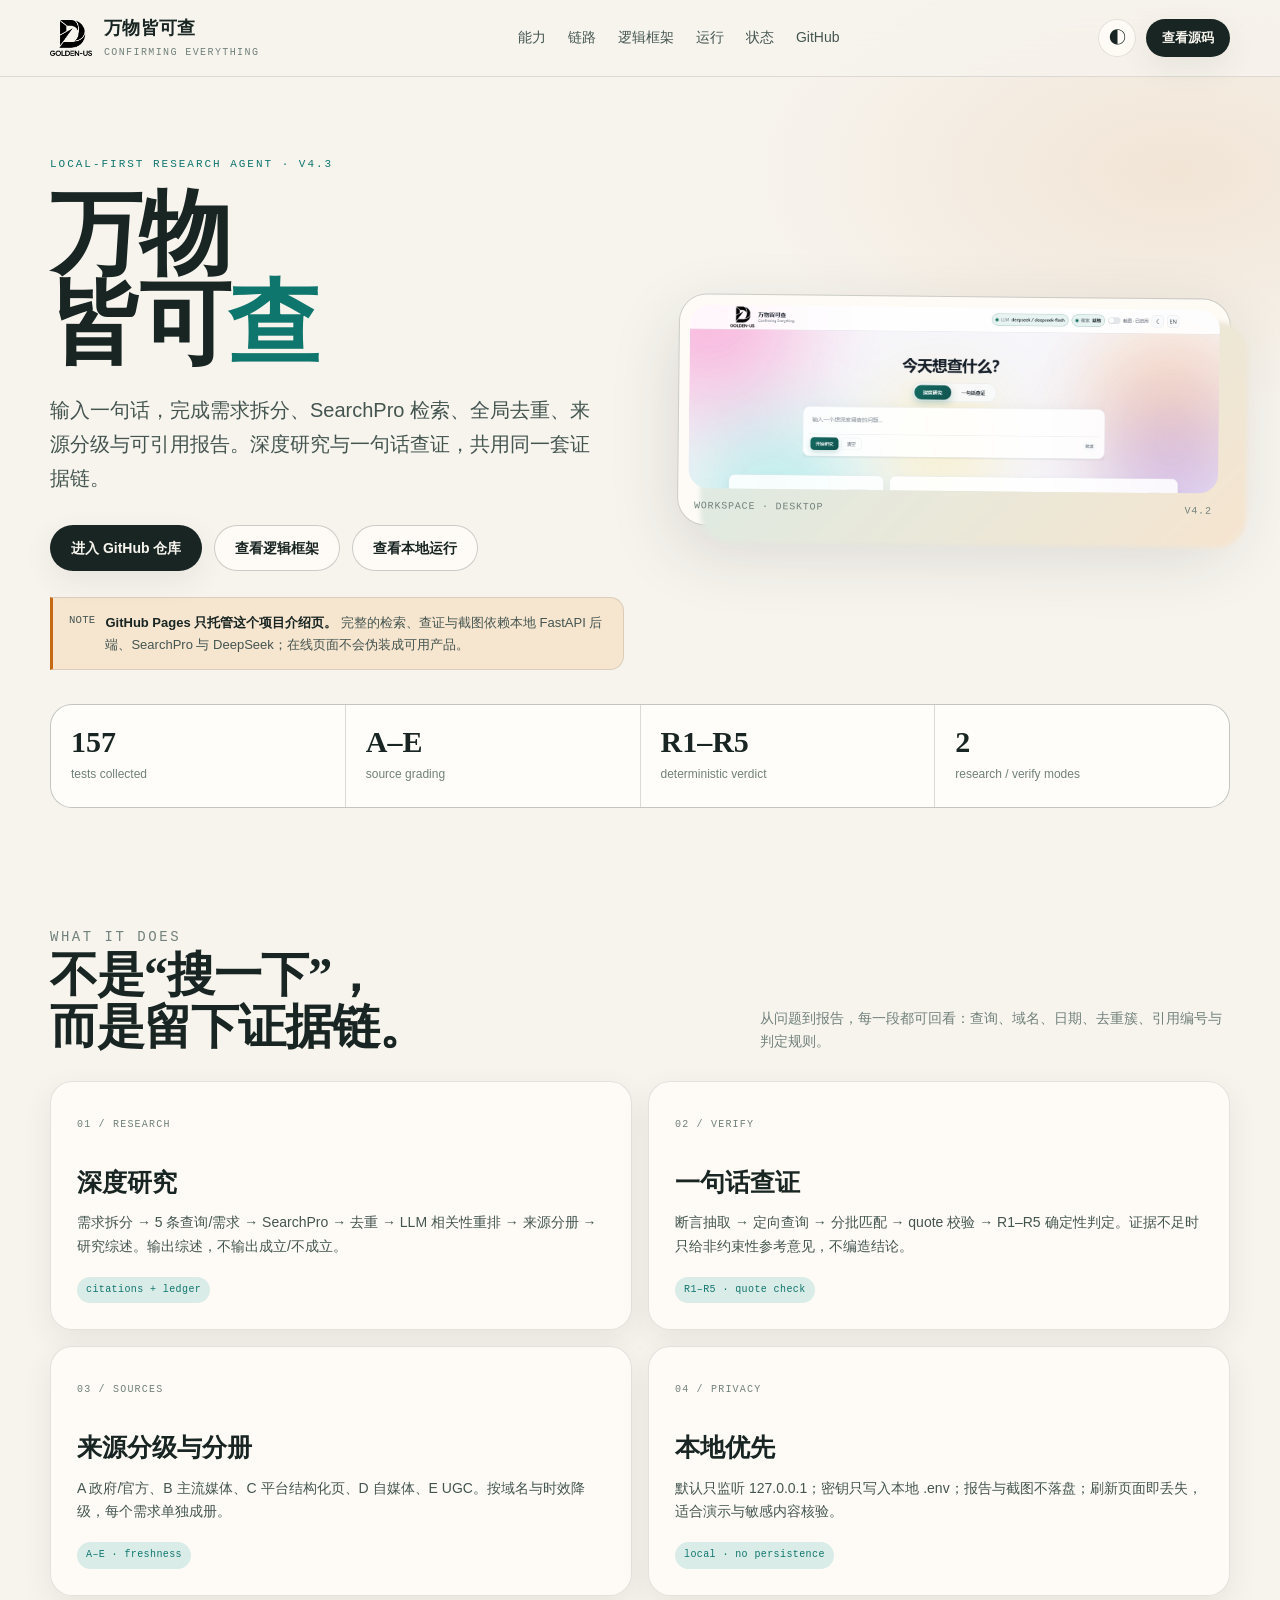
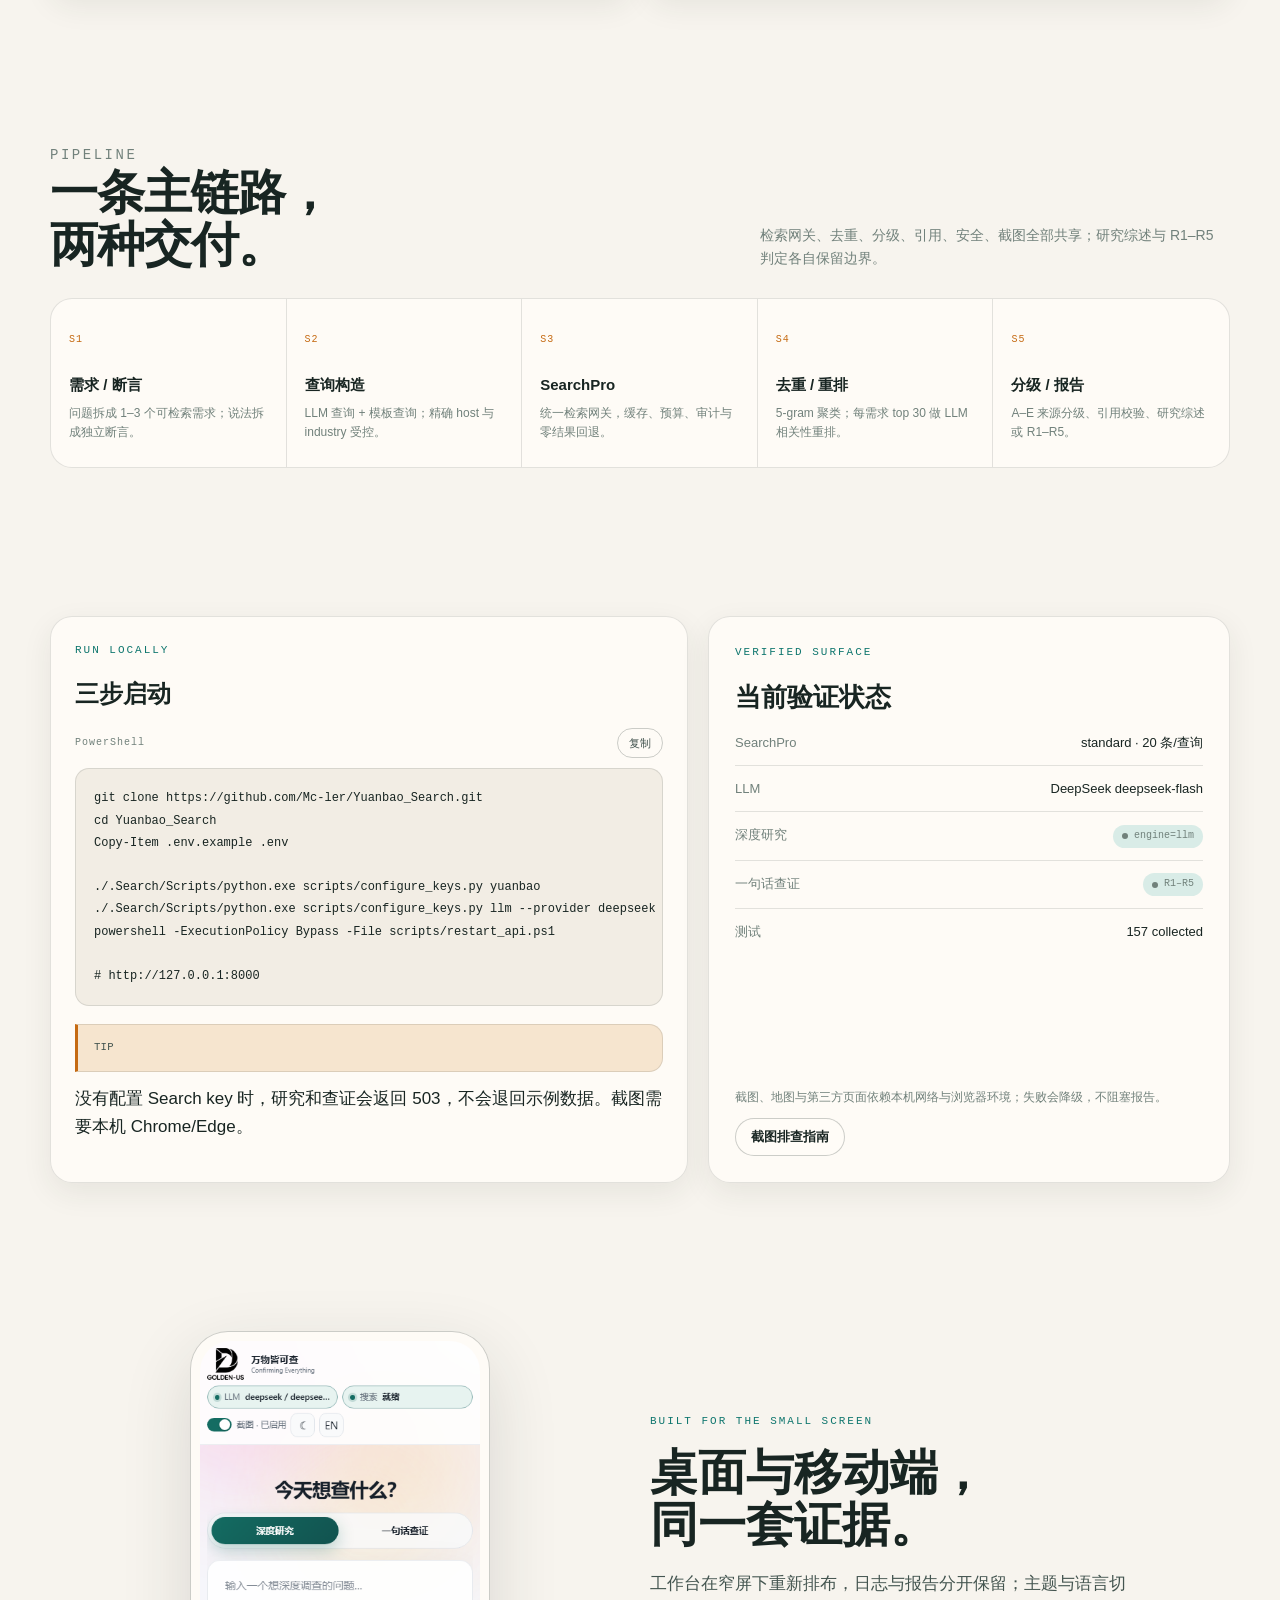
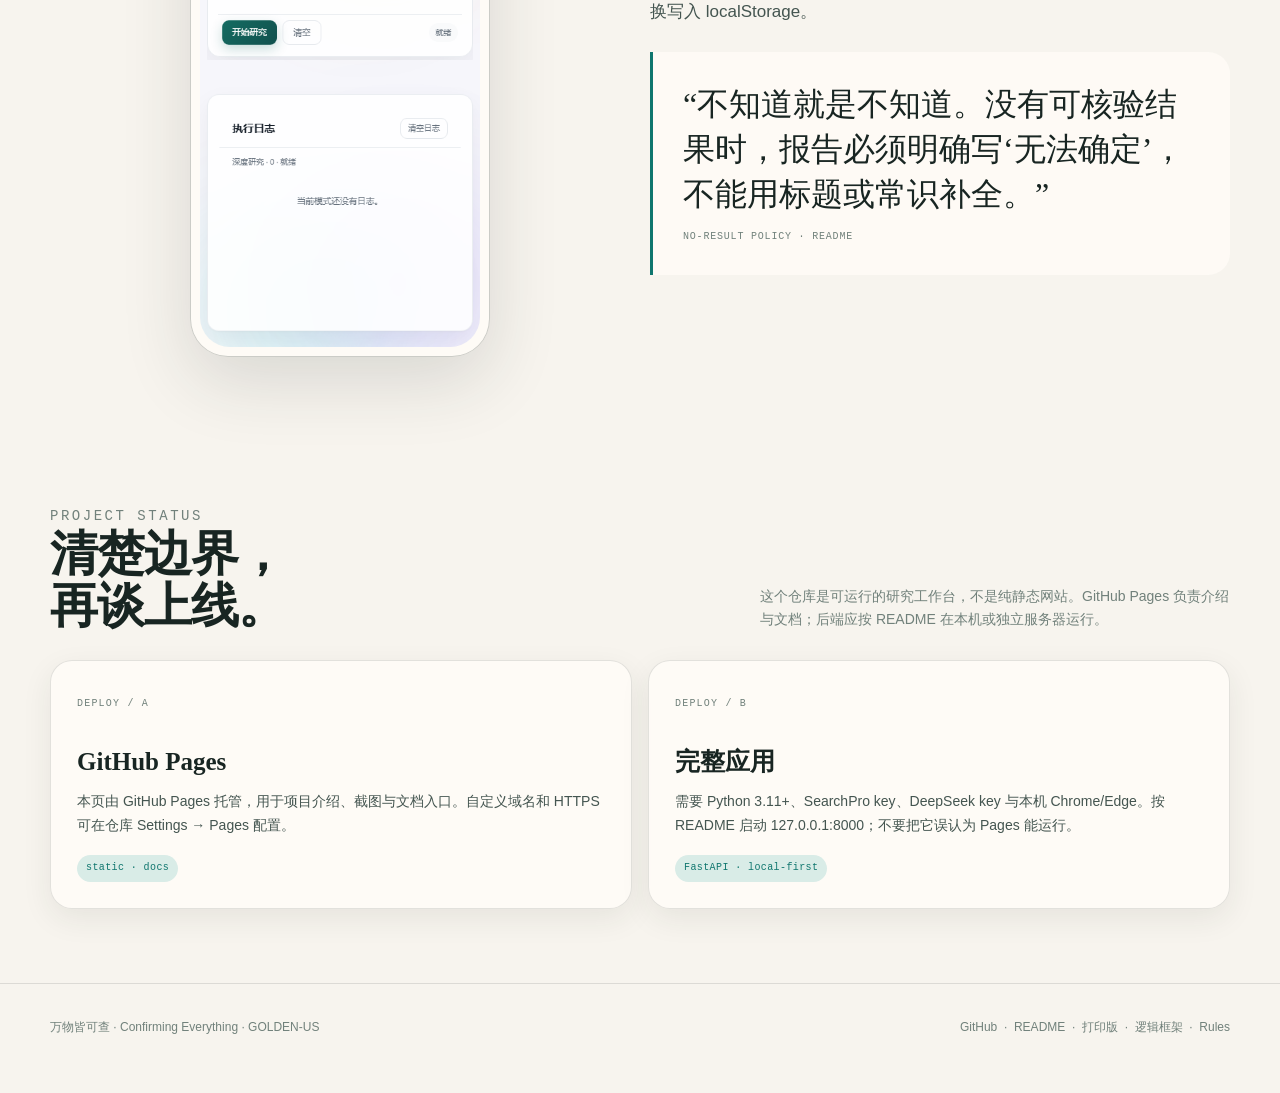
<file: docs/index.html>
<!doctype html>
<html lang="zh-CN" data-theme="light">
<head>
  <meta charset="utf-8">
  <meta name="viewport" content="width=device-width, initial-scale=1">
  <meta name="color-scheme" content="light dark">
  <meta name="theme-color" content="#f7f4ee">
  <title>万物皆可查 · Confirming Everything</title>
  <meta name="description" content="万物皆可查：输入一句话，完成需求拆分、SearchPro 检索、来源分级、去重与可引用报告。深度研究与一句话查证双模式。">
  <meta property="og:title" content="万物皆可查 · Confirming Everything">
  <meta property="og:description" content="本地优先的研究与核验工作台：SearchPro 检索、A–E 来源分级、R1–R5 判定、可引用报告。">
  <meta property="og:type" content="website">
  <meta property="og:url" content="https://mc-ler.github.io/Yuanbao_Search/">
  <meta property="og:image" content="https://mc-ler.github.io/Yuanbao_Search/assets/desktop.png">
  <link rel="canonical" href="https://mc-ler.github.io/Yuanbao_Search/">
  <link rel="icon" type="image/png" href="assets/logo-light.png">
  <style>
    :root {
      --bg: #f7f4ee;
      --bg-deep: #efe9df;
      --surface: rgba(255, 252, 247, .86);
      --surface-solid: #fffdf9;
      --ink: #182522;
      --ink-soft: #445550;
      --muted: #71817b;
      --line: rgba(24, 37, 34, .12);
      --line-strong: rgba(24, 37, 34, .22);
      --teal: #0f766e;
      --teal-soft: #d9ece7;
      --amber: #c56a12;
      --amber-soft: #f6e5cf;
      --shadow: 0 24px 70px rgba(32, 45, 40, .14);
      --shadow-soft: 0 10px 30px rgba(32, 45, 40, .08);
      --radius: 22px;
      --radius-sm: 14px;
      --display: "Iowan Old Style", "Palatino Linotype", "Noto Serif SC", "Songti SC", "STSong", serif;
      --sans: "Aptos", "Segoe UI", "Microsoft YaHei", "PingFang SC", sans-serif;
      --mono: "Cascadia Code", "SFMono-Regular", Consolas, "Liberation Mono", monospace;
    }
    html[data-theme="dark"] {
      --bg: #0b1210;
      --bg-deep: #07100d;
      --surface: rgba(16, 28, 24, .82);
      --surface-solid: #101c18;
      --ink: #edf5f0;
      --ink-soft: #b9cbc3;
      --muted: #8ba39a;
      --line: rgba(237, 245, 240, .12);
      --line-strong: rgba(237, 245, 240, .24);
      --teal: #6fd8c7;
      --teal-soft: rgba(111, 216, 199, .14);
      --amber: #f2b36b;
      --amber-soft: rgba(242, 179, 107, .14);
      --shadow: 0 28px 80px rgba(0, 0, 0, .45);
      --shadow-soft: 0 10px 30px rgba(0, 0, 0, .28);
    }
    * { box-sizing: border-box; }
    html { scroll-behavior: smooth; }
    body {
      margin: 0;
      background:
        radial-gradient(900px 460px at 12% -8%, rgba(15, 118, 110, .13), transparent 62%),
        radial-gradient(760px 420px at 92% 4%, rgba(197, 106, 18, .11), transparent 58%),
        var(--bg);
      color: var(--ink);
      font-family: var(--sans);
      font-size: 17px;
      line-height: 1.65;
      -webkit-font-smoothing: antialiased;
      text-wrap: pretty;
    }
    a { color: inherit; }
    img { max-width: 100%; display: block; }
    button { font: inherit; }
    .wrap { width: min(1180px, calc(100% - 44px)); margin: 0 auto; }
    .mono { font-family: var(--mono); font-size: .82em; letter-spacing: .02em; }
    .eyebrow {
      margin: 0 0 16px;
      color: var(--teal);
      font-family: var(--mono);
      font-size: 11px;
      letter-spacing: .18em;
      text-transform: uppercase;
    }
    .site-header {
      position: sticky;
      top: 0;
      z-index: 20;
      backdrop-filter: blur(18px);
      background: color-mix(in srgb, var(--bg) 78%, transparent);
      border-bottom: 1px solid var(--line);
    }
    .header-inner {
      display: flex;
      align-items: center;
      justify-content: space-between;
      gap: 24px;
      min-height: 76px;
    }
    .brand { display: flex; align-items: center; gap: 12px; text-decoration: none; }
    .brand img { height: 36px; width: auto; object-fit: contain; }
    .brand .logo-dark { display: none; }
    html[data-theme="dark"] .brand .logo-light { display: none; }
    html[data-theme="dark"] .brand .logo-dark { display: block; }
    .brand-copy { display: grid; gap: 1px; }
    .brand-copy strong { font-family: var(--display); font-size: 18px; font-weight: 600; letter-spacing: .02em; }
    .brand-copy span { color: var(--muted); font-family: var(--mono); font-size: 10px; letter-spacing: .14em; text-transform: uppercase; }
    .nav { display: flex; align-items: center; gap: 22px; }
    .nav a { color: var(--ink-soft); text-decoration: none; font-size: 14px; }
    .nav a:hover { color: var(--teal); }
    .header-actions { display: flex; align-items: center; gap: 10px; }
    .icon-btn {
      width: 38px; height: 38px;
      display: inline-grid; place-items: center;
      border: 1px solid var(--line); border-radius: 999px;
      background: var(--surface); color: var(--ink);
      cursor: pointer; transition: transform .18s ease, border-color .18s ease;
    }
    .icon-btn:hover { transform: translateY(-1px); border-color: var(--line-strong); }
    .btn {
      display: inline-flex; align-items: center; justify-content: center; gap: 9px;
      min-height: 46px; padding: 0 20px;
      border-radius: 999px; border: 1px solid transparent;
      text-decoration: none; font-size: 14px; font-weight: 650;
      transition: transform .18s ease, box-shadow .18s ease, background .18s ease;
    }
    .btn:hover { transform: translateY(-1px); }
    .btn-primary { background: var(--ink); color: var(--bg); box-shadow: var(--shadow-soft); }
    .btn-secondary { background: var(--surface); color: var(--ink); border-color: var(--line-strong); }
    .btn-small { min-height: 38px; padding: 0 15px; font-size: 13px; }
    main { overflow: clip; }
    .hero { padding: 78px 0 44px; }
    .hero-grid { display: grid; grid-template-columns: minmax(0, 1.02fr) minmax(0, .98fr); gap: 54px; align-items: center; }
    .hero h1 {
      margin: 0;
      font-family: var(--display);
      font-size: clamp(52px, 7.2vw, 92px);
      line-height: .98;
      letter-spacing: -.035em;
      font-weight: 600;
    }
    .hero h1 em { color: var(--teal); font-style: normal; }
    .hero-sub {
      margin: 24px 0 0;
      max-width: 560px;
      color: var(--ink-soft);
      font-size: clamp(17px, 1.6vw, 20px);
      line-height: 1.7;
    }
    .hero-actions { display: flex; flex-wrap: wrap; gap: 12px; margin-top: 30px; }
    .hero-note {
      display: flex; gap: 10px; align-items: flex-start;
      margin-top: 26px; padding: 14px 16px;
      border: 1px solid var(--line); border-left: 3px solid var(--amber);
      border-radius: 0 var(--radius-sm) var(--radius-sm) 0;
      background: var(--amber-soft);
      color: var(--ink-soft);
      font-size: 13px; line-height: 1.65;
    }
    .hero-note strong { color: var(--ink); }
    .hero-visual { position: relative; }
    .shot-frame {
      position: relative;
      padding: 10px;
      border: 1px solid var(--line-strong);
      border-radius: 28px;
      background: var(--surface);
      box-shadow: var(--shadow);
      transform: rotate(.6deg);
    }
    .shot-frame::before {
      content: "";
      position: absolute; inset: 22px -18px -18px 22px;
      z-index: -1; border-radius: 30px;
      background: linear-gradient(135deg, var(--teal-soft), var(--amber-soft));
      filter: blur(2px);
    }
    .shot-frame img { border-radius: 20px; width: 100%; height: auto; }
    .shot-caption {
      display: flex; justify-content: space-between; gap: 12px;
      padding: 10px 6px 0; color: var(--muted);
      font-family: var(--mono); font-size: 10px; letter-spacing: .08em; text-transform: uppercase;
    }
    .stats {
      display: grid; grid-template-columns: repeat(4, minmax(0, 1fr));
      gap: 1px; margin: 34px 0 0;
      border: 1px solid var(--line); border-radius: var(--radius);
      overflow: hidden; background: var(--line);
    }
    .stat { padding: 22px 20px; background: var(--surface-solid); }
    .stat strong { display: block; font-family: var(--display); font-size: 30px; line-height: 1; font-weight: 600; }
    .stat span { display: block; margin-top: 8px; color: var(--muted); font-size: 12px; }
    section { padding: 74px 0; }
    .section-head { display: flex; align-items: end; justify-content: space-between; gap: 24px; margin-bottom: 28px; }
    .section-head h2 { margin: 0; font-family: var(--display); font-size: clamp(32px, 4vw, 48px); line-height: 1.08; letter-spacing: -.02em; font-weight: 600; }
    .section-head p { max-width: 470px; margin: 0; color: var(--muted); font-size: 14px; }
    .feature-grid { display: grid; grid-template-columns: repeat(2, minmax(0, 1fr)); gap: 16px; }
    .feature {
      position: relative; padding: 26px;
      border: 1px solid var(--line); border-radius: var(--radius);
      background: var(--surface); box-shadow: var(--shadow-soft);
      text-decoration: none; overflow: hidden;
      transition: transform .2s ease, border-color .2s ease;
    }
    .feature:hover { transform: translateY(-3px); border-color: var(--line-strong); }
    .feature .num { color: var(--muted); font-family: var(--mono); font-size: 10px; letter-spacing: .12em; }
    .feature h3 { margin: 26px 0 8px; font-family: var(--display); font-size: 25px; font-weight: 600; }
    .feature p { margin: 0; color: var(--ink-soft); font-size: 14px; line-height: 1.7; }
    .feature .tag { display: inline-block; margin-top: 18px; padding: 5px 9px; border-radius: 999px; background: var(--teal-soft); color: var(--teal); font-family: var(--mono); font-size: 10px; letter-spacing: .04em; }
    .flow {
      display: grid; grid-template-columns: repeat(5, minmax(0, 1fr)); gap: 0;
      margin-top: 10px; border: 1px solid var(--line); border-radius: var(--radius);
      overflow: hidden; background: var(--surface);
    }
    .flow-step { position: relative; padding: 24px 18px; min-height: 150px; border-right: 1px solid var(--line); }
    .flow-step:last-child { border-right: 0; }
    .flow-step .idx { color: var(--amber); font-family: var(--mono); font-size: 10px; letter-spacing: .1em; }
    .flow-step h4 { margin: 22px 0 6px; font-size: 15px; }
    .flow-step p { margin: 0; color: var(--muted); font-size: 12px; line-height: 1.6; }
    .flow-step::after {
      content: ""; position: absolute; right: -5px; top: 50%;
      width: 9px; height: 9px; border-top: 1px solid var(--line-strong); border-right: 1px solid var(--line-strong);
      transform: rotate(45deg); background: var(--bg); display: none;
    }
    .split { display: grid; grid-template-columns: minmax(0, 1.1fr) minmax(0, .9fr); gap: 20px; align-items: stretch; }
    .panel { border: 1px solid var(--line); border-radius: var(--radius); background: var(--surface); box-shadow: var(--shadow-soft); }
    .code-panel { padding: 24px; }
    .code-panel h3 { margin: 0 0 14px; font-family: var(--display); font-size: 24px; font-weight: 600; }
    .code-head { display: flex; justify-content: space-between; align-items: center; gap: 10px; margin-bottom: 10px; }
    .code-head span { color: var(--muted); font-family: var(--mono); font-size: 10px; letter-spacing: .1em; }
    pre {
      margin: 0; padding: 18px; overflow: auto;
      border: 1px solid var(--line); border-radius: var(--radius-sm);
      background: color-mix(in srgb, var(--bg-deep) 78%, transparent);
      color: var(--ink); font-family: var(--mono); font-size: 12px; line-height: 1.85;
    }
    .copy-btn { border: 1px solid var(--line-strong); background: transparent; color: var(--ink-soft); border-radius: 999px; padding: 5px 11px; cursor: pointer; font-size: 11px; }
    .copy-btn:hover { color: var(--teal); border-color: var(--teal); }
    .status-panel { padding: 26px; display: flex; flex-direction: column; justify-content: space-between; gap: 20px; }
    .status-list { display: grid; gap: 12px; margin: 0; padding: 0; list-style: none; }
    .status-list li { display: flex; justify-content: space-between; gap: 18px; padding-bottom: 12px; border-bottom: 1px solid var(--line); font-size: 13px; }
    .status-list li:last-child { border-bottom: 0; padding-bottom: 0; }
    .status-list span:first-child { color: var(--muted); }
    .status-list span:last-child { text-align: right; }
    .pill { display: inline-flex; align-items: center; gap: 6px; padding: 3px 9px; border-radius: 999px; background: var(--teal-soft); color: var(--teal); font-family: var(--mono); font-size: 10px; }
    .dot { width: 6px; height: 6px; border-radius: 50%; background: currentColor; }
    .mobile-showcase { display: grid; grid-template-columns: 1fr 1fr; gap: 20px; align-items: center; }
    .phone-frame { width: min(300px, 100%); margin: 0 auto; padding: 9px; border-radius: 38px; border: 1px solid var(--line-strong); background: var(--surface); box-shadow: var(--shadow); }
    .phone-frame img { border-radius: 30px; }
    .quote { padding: 30px; border-left: 3px solid var(--teal); background: var(--surface); border-radius: 0 var(--radius) var(--radius) 0; }
    .quote p { margin: 0; font-family: var(--display); font-size: clamp(22px, 2.6vw, 32px); line-height: 1.4; }
    .quote small { display: block; margin-top: 12px; color: var(--muted); font-family: var(--mono); font-size: 10px; letter-spacing: .08em; text-transform: uppercase; }
    .site-footer { border-top: 1px solid var(--line); padding: 34px 0 46px; color: var(--muted); font-size: 12px; }
    .footer-inner { display: flex; justify-content: space-between; gap: 24px; flex-wrap: wrap; }
    .footer-inner a { text-decoration: none; }
    .footer-inner a:hover { color: var(--teal); }
    .reveal { opacity: 0; transform: translateY(14px); transition: opacity .7s ease, transform .7s ease; }
    .reveal.visible { opacity: 1; transform: none; }
    @media (max-width: 900px) {
      .hero-grid, .split, .mobile-showcase { grid-template-columns: 1fr; }
      .hero { padding-top: 52px; }
      .hero-visual { order: -1; }
      .shot-frame { transform: none; }
      .feature-grid { grid-template-columns: 1fr; }
      .flow { grid-template-columns: 1fr 1fr; }
      .flow-step { border-bottom: 1px solid var(--line); }
      .stats { grid-template-columns: 1fr 1fr; }
      .nav { display: none; }
    }
    @media (max-width: 560px) {
      .wrap { width: calc(100% - 28px); }
      .brand-copy span { display: none; }
      .header-actions .btn { display: none; }
      .hero h1 { font-size: 56px; }
      .flow { grid-template-columns: 1fr; }
      .flow-step { min-height: 0; border-right: 0; }
      .stats { grid-template-columns: 1fr; }
      section { padding: 54px 0; }
      .section-head { display: block; }
      .section-head p { margin-top: 10px; }
    }
    @media (prefers-reduced-motion: reduce) {
      html { scroll-behavior: auto; }
      *, *::before, *::after { transition: none !important; animation: none !important; }
      .reveal { opacity: 1; transform: none; }
    }
  </style>
</head>
<body>
  <header class="site-header">
    <div class="wrap header-inner">
      <a class="brand" href="./" aria-label="万物皆可查 · Confirming Everything">
        <img class="logo-light" src="assets/logo-light.png" alt="GOLDEN-US">
        <img class="logo-dark" src="assets/logo-dark.png" alt="">
        <span class="brand-copy">
          <strong>万物皆可查</strong>
          <span>Confirming Everything</span>
        </span>
      </a>
      <nav class="nav" aria-label="主导航">
        <a href="#capabilities">能力</a>
        <a href="#workflow">链路</a>
        <a href="project-logic.html">逻辑框架</a>
        <a href="#run">运行</a>
        <a href="#status">状态</a>
        <a href="https://github.com/Mc-ler/Yuanbao_Search" target="_blank" rel="noopener">GitHub</a>
      </nav>
      <div class="header-actions">
        <button class="icon-btn" id="themeBtn" type="button" aria-label="切换主题" title="切换主题">◐</button>
        <a class="btn btn-primary btn-small" href="https://github.com/Mc-ler/Yuanbao_Search" target="_blank" rel="noopener">查看源码</a>
      </div>
    </div>
  </header>

  <main>
    <section class="hero" aria-labelledby="hero-title">
      <div class="wrap">
        <div class="hero-grid">
          <div>
            <p class="eyebrow">Local-first research agent · v4.3</p>
            <h1 id="hero-title">万物<br>皆可<em>查</em></h1>
            <p class="hero-sub">输入一句话，完成需求拆分、SearchPro 检索、全局去重、来源分级与可引用报告。深度研究与一句话查证，共用同一套证据链。</p>
            <div class="hero-actions">
              <a class="btn btn-primary" href="https://github.com/Mc-ler/Yuanbao_Search" target="_blank" rel="noopener">进入 GitHub 仓库</a>
              <a class="btn btn-secondary" href="project-logic.html">查看逻辑框架</a>
              <a class="btn btn-secondary" href="#run">查看本地运行</a>
            </div>
            <div class="hero-note">
              <span class="mono">NOTE</span>
              <div><strong>GitHub Pages 只托管这个项目介绍页。</strong> 完整的检索、查证与截图依赖本地 FastAPI 后端、SearchPro 与 DeepSeek；在线页面不会伪装成可用产品。</div>
            </div>
          </div>
          <div class="hero-visual">
            <div class="shot-frame">
              <img src="assets/desktop.png" alt="万物皆可查桌面端界面" width="1200" height="900">
              <div class="shot-caption"><span>Workspace · desktop</span><span>v4.2</span></div>
            </div>
          </div>
        </div>
        <div class="stats" aria-label="项目事实">
          <div class="stat"><strong>157</strong><span>tests collected</span></div>
          <div class="stat"><strong>A–E</strong><span>source grading</span></div>
          <div class="stat"><strong>R1–R5</strong><span>deterministic verdict</span></div>
          <div class="stat"><strong>2</strong><span>research / verify modes</span></div>
        </div>
      </div>
    </section>

    <section id="capabilities">
      <div class="wrap">
        <div class="section-head reveal">
          <div>
            <p class="eyebrow">What it does</p>
            <h2>不是“搜一下”，<br>而是留下证据链。</h2>
          </div>
          <p>从问题到报告，每一段都可回看：查询、域名、日期、去重簇、引用编号与判定规则。</p>
        </div>
        <div class="feature-grid">
          <a class="feature reveal" href="https://github.com/Mc-ler/Yuanbao_Search/blob/main/README.md" target="_blank" rel="noopener">
            <span class="num">01 / RESEARCH</span>
            <h3>深度研究</h3>
            <p>需求拆分 → 5 条查询/需求 → SearchPro → 去重 → LLM 相关性重排 → 来源分册 → 研究综述。输出综述，不输出成立/不成立。</p>
            <span class="tag">citations + ledger</span>
          </a>
          <a class="feature reveal" href="https://github.com/Mc-ler/Yuanbao_Search/blob/main/README.md" target="_blank" rel="noopener">
            <span class="num">02 / VERIFY</span>
            <h3>一句话查证</h3>
            <p>断言抽取 → 定向查询 → 分批匹配 → quote 校验 → R1–R5 确定性判定。证据不足时只给非约束性参考意见，不编造结论。</p>
            <span class="tag">R1–R5 · quote check</span>
          </a>
          <a class="feature reveal" href="https://github.com/Mc-ler/Yuanbao_Search/blob/main/README.md" target="_blank" rel="noopener">
            <span class="num">03 / SOURCES</span>
            <h3>来源分级与分册</h3>
            <p>A 政府/官方、B 主流媒体、C 平台结构化页、D 自媒体、E UGC。按域名与时效降级，每个需求单独成册。</p>
            <span class="tag">A–E · freshness</span>
          </a>
          <a class="feature reveal" href="https://github.com/Mc-ler/Yuanbao_Search/blob/main/README.md" target="_blank" rel="noopener">
            <span class="num">04 / PRIVACY</span>
            <h3>本地优先</h3>
            <p>默认只监听 127.0.0.1；密钥只写入本地 .env；报告与截图不落盘；刷新页面即丢失，适合演示与敏感内容核验。</p>
            <span class="tag">local · no persistence</span>
          </a>
        </div>
      </div>
    </section>

    <section id="workflow">
      <div class="wrap">
        <div class="section-head reveal">
          <div>
            <p class="eyebrow">Pipeline</p>
            <h2>一条主链路，<br>两种交付。</h2>
          </div>
          <p>检索网关、去重、分级、引用、安全、截图全部共享；研究综述与 R1–R5 判定各自保留边界。</p>
        </div>
        <div class="flow reveal" aria-label="处理链路">
          <div class="flow-step"><span class="idx">S1</span><h4>需求 / 断言</h4><p>问题拆成 1–3 个可检索需求；说法拆成独立断言。</p></div>
          <div class="flow-step"><span class="idx">S2</span><h4>查询构造</h4><p>LLM 查询 + 模板查询；精确 host 与 industry 受控。</p></div>
          <div class="flow-step"><span class="idx">S3</span><h4>SearchPro</h4><p>统一检索网关，缓存、预算、审计与零结果回退。</p></div>
          <div class="flow-step"><span class="idx">S4</span><h4>去重 / 重排</h4><p>5-gram 聚类；每需求 top 30 做 LLM 相关性重排。</p></div>
          <div class="flow-step"><span class="idx">S5</span><h4>分级 / 报告</h4><p>A–E 来源分级、引用校验、研究综述或 R1–R5。</p></div>
        </div>
      </div>
    </section>

    <section id="run">
      <div class="wrap">
        <div class="split">
          <div class="panel code-panel reveal">
            <p class="eyebrow">Run locally</p>
            <h3>三步启动</h3>
            <div class="code-head"><span>PowerShell</span><button class="copy-btn" data-copy="#quickstart" type="button">复制</button></div>
            <pre id="quickstart"><code>git clone https://github.com/Mc-ler/Yuanbao_Search.git
cd Yuanbao_Search
Copy-Item .env.example .env

./.Search/Scripts/python.exe scripts/configure_keys.py yuanbao
./.Search/Scripts/python.exe scripts/configure_keys.py llm --provider deepseek
powershell -ExecutionPolicy Bypass -File scripts/restart_api.ps1

# http://127.0.0.1:8000</code></pre>
            <p class="hero-note" style="margin-top:18px"><span class="mono">TIP</span><div>没有配置 Search key 时，研究和查证会返回 503，不会退回示例数据。截图需要本机 Chrome/Edge。</div></p>
          </div>
          <div class="panel status-panel reveal">
            <div>
              <p class="eyebrow">Verified surface</p>
              <h3 style="margin:0 0 12px;font-family:var(--display);font-size:26px;font-weight:600;">当前验证状态</h3>
              <ul class="status-list">
                <li><span>SearchPro</span><span>standard · 20 条/查询</span></li>
                <li><span>LLM</span><span>DeepSeek deepseek-flash</span></li>
                <li><span>深度研究</span><span><span class="pill"><span class="dot"></span>engine=llm</span></span></li>
                <li><span>一句话查证</span><span><span class="pill"><span class="dot"></span>R1–R5</span></span></li>
                <li><span>测试</span><span>157 collected</span></li>
              </ul>
            </div>
            <div>
              <p style="margin:0 0 10px;color:var(--muted);font-size:12px;">截图、地图与第三方页面依赖本机网络与浏览器环境；失败会降级，不阻塞报告。</p>
              <a class="btn btn-secondary btn-small" href="https://github.com/Mc-ler/Yuanbao_Search/blob/main/deliverables/SCREENSHOT-GUIDE-2026-10-25.md" target="_blank" rel="noopener">截图排查指南</a>
            </div>
          </div>
        </div>
      </div>
    </section>

    <section>
      <div class="wrap mobile-showcase">
        <div class="phone-frame reveal">
          <img src="assets/mobile.png" alt="万物皆可查移动端界面" loading="lazy">
        </div>
        <div>
          <p class="eyebrow">Built for the small screen</p>
          <h2 style="margin:0;font-family:var(--display);font-size:clamp(32px,4vw,48px);line-height:1.1;font-weight:600;">桌面与移动端，<br>同一套证据。</h2>
          <p style="color:var(--ink-soft);margin:18px 0 0;max-width:480px;">工作台在窄屏下重新排布，日志与报告分开保留；主题与语言切换写入 localStorage。</p>
          <div class="quote reveal" style="margin-top:26px;">
            <p>“不知道就是不知道。没有可核验结果时，报告必须明确写‘无法确定’，不能用标题或常识补全。”</p>
            <small>No-result policy · README</small>
          </div>
        </div>
      </div>
    </section>

    <section id="status">
      <div class="wrap">
        <div class="section-head reveal">
          <div>
            <p class="eyebrow">Project status</p>
            <h2>清楚边界，<br>再谈上线。</h2>
          </div>
          <p>这个仓库是可运行的研究工作台，不是纯静态网站。GitHub Pages 负责介绍与文档；后端应按 README 在本机或独立服务器运行。</p>
        </div>
        <div class="feature-grid">
          <div class="feature reveal">
            <span class="num">DEPLOY / A</span>
            <h3>GitHub Pages</h3>
            <p>本页由 GitHub Pages 托管，用于项目介绍、截图与文档入口。自定义域名和 HTTPS 可在仓库 Settings → Pages 配置。</p>
            <span class="tag">static · docs</span>
          </div>
          <div class="feature reveal">
            <span class="num">DEPLOY / B</span>
            <h3>完整应用</h3>
            <p>需要 Python 3.11+、SearchPro key、DeepSeek key 与本机 Chrome/Edge。按 README 启动 127.0.0.1:8000；不要把它误认为 Pages 能运行。</p>
            <span class="tag">FastAPI · local-first</span>
          </div>
        </div>
      </div>
    </section>
  </main>

  <footer class="site-footer">
    <div class="wrap footer-inner">
      <div>万物皆可查 · Confirming Everything · GOLDEN-US</div>
      <div>
        <a href="https://github.com/Mc-ler/Yuanbao_Search" target="_blank" rel="noopener">GitHub</a>
        &nbsp;·&nbsp;
        <a href="https://github.com/Mc-ler/Yuanbao_Search/blob/main/README.md" target="_blank" rel="noopener">README</a>
        &nbsp;·&nbsp;
        <a href="print.html">打印版</a>
        &nbsp;·&nbsp;
        <a href="project-logic.html">逻辑框架</a>
        &nbsp;·&nbsp;
        <a href="https://github.com/Mc-ler/Yuanbao_Search/blob/main/web/rules.html" target="_blank" rel="noopener">Rules</a>
      </div>
    </div>
  </footer>

  <script>
    (function () {
      const root = document.documentElement;
      const stored = localStorage.getItem('pages.theme');
      if (stored === 'dark' || stored === 'light') root.dataset.theme = stored;
      const btn = document.getElementById('themeBtn');
      if (btn) {
        btn.addEventListener('click', function () {
          root.dataset.theme = root.dataset.theme === 'dark' ? 'light' : 'dark';
          localStorage.setItem('pages.theme', root.dataset.theme);
        });
      }
      const copy = document.querySelector('[data-copy]');
      if (copy) {
        copy.addEventListener('click', async function () {
          const target = document.querySelector(copy.getAttribute('data-copy'));
          if (!target) return;
          try {
            await navigator.clipboard.writeText(target.innerText);
            copy.textContent = '已复制';
            setTimeout(function () { copy.textContent = '复制'; }, 1600);
          } catch (e) {
            copy.textContent = '复制失败';
          }
        });
      }
      if ('IntersectionObserver' in window) {
        const observer = new IntersectionObserver(function (entries) {
          entries.forEach(function (entry) {
            if (entry.isIntersecting) {
              entry.target.classList.add('visible');
              observer.unobserve(entry.target);
            }
          });
        }, { threshold: 0.12 });
        document.querySelectorAll('.reveal').forEach(function (el) { observer.observe(el); });
      } else {
        document.querySelectorAll('.reveal').forEach(function (el) { el.classList.add('visible'); });
      }
    })();
  </script>
</body>
</html>
</file>
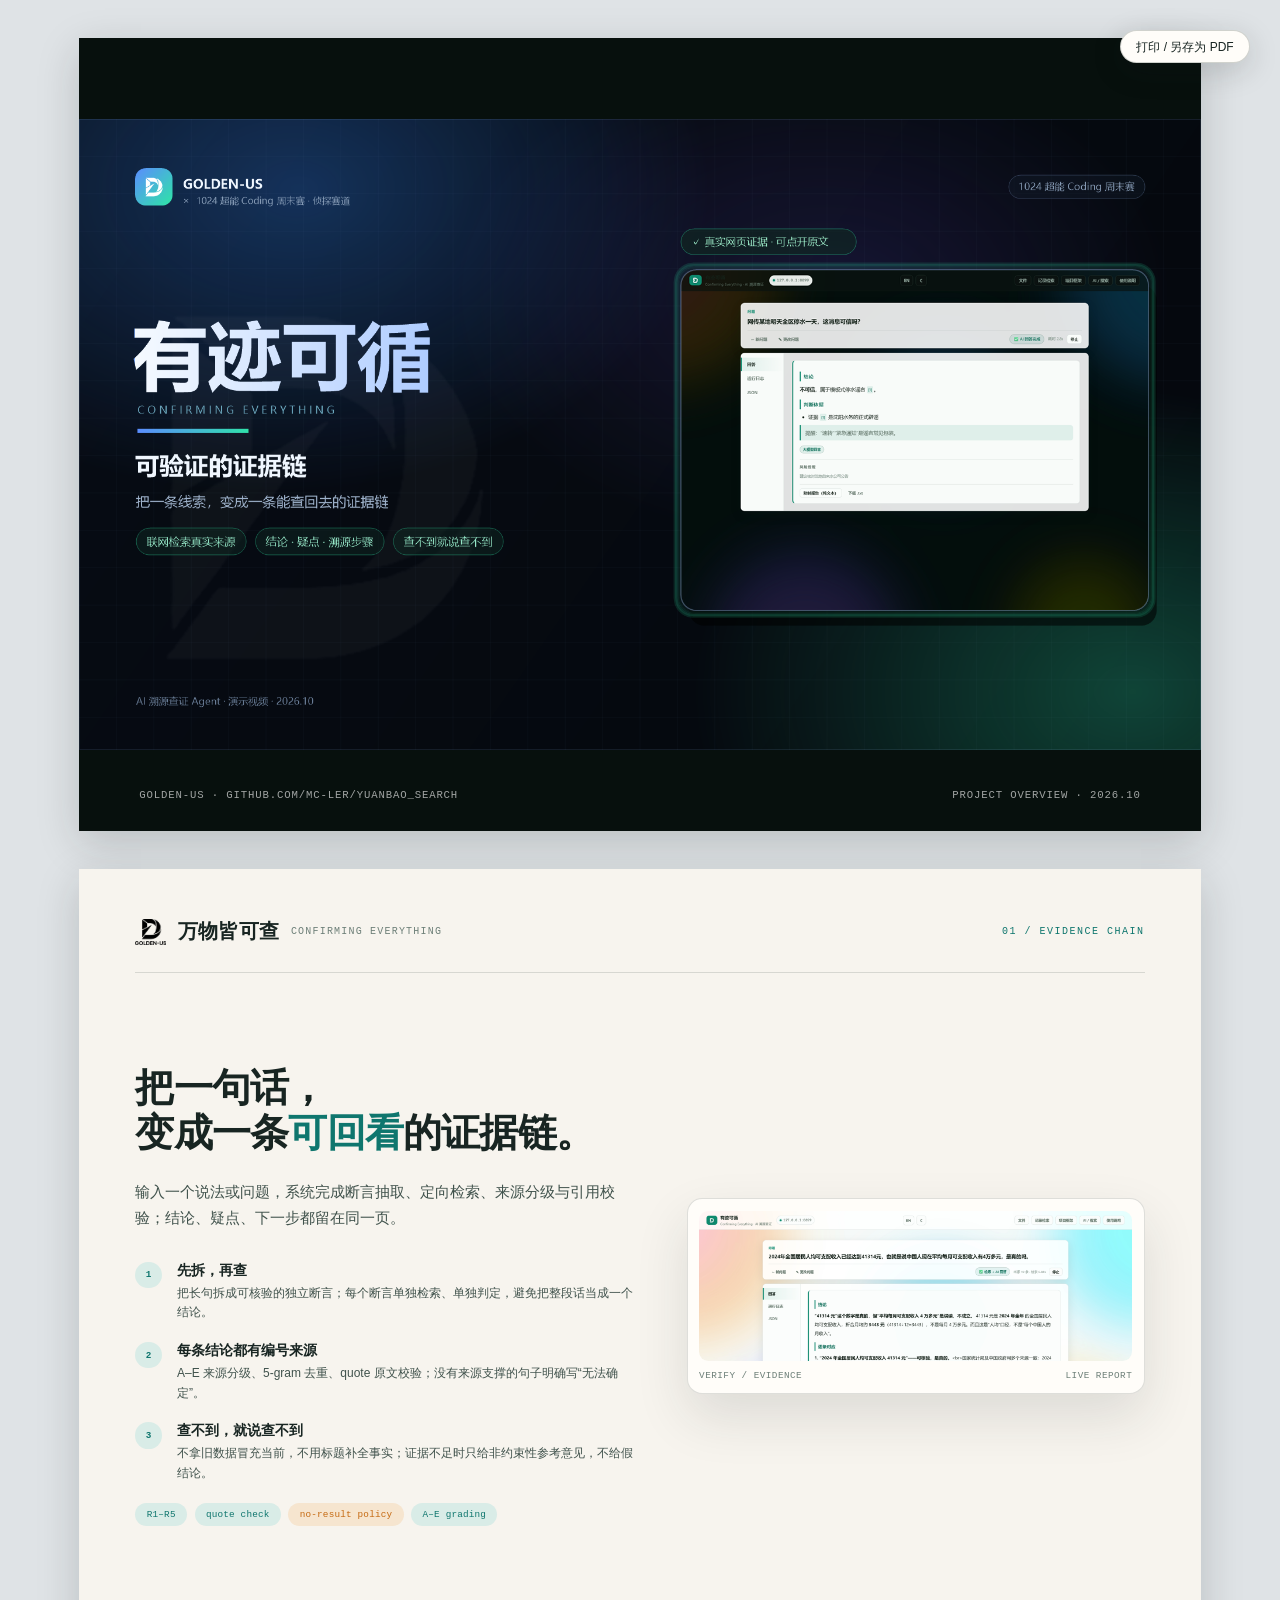
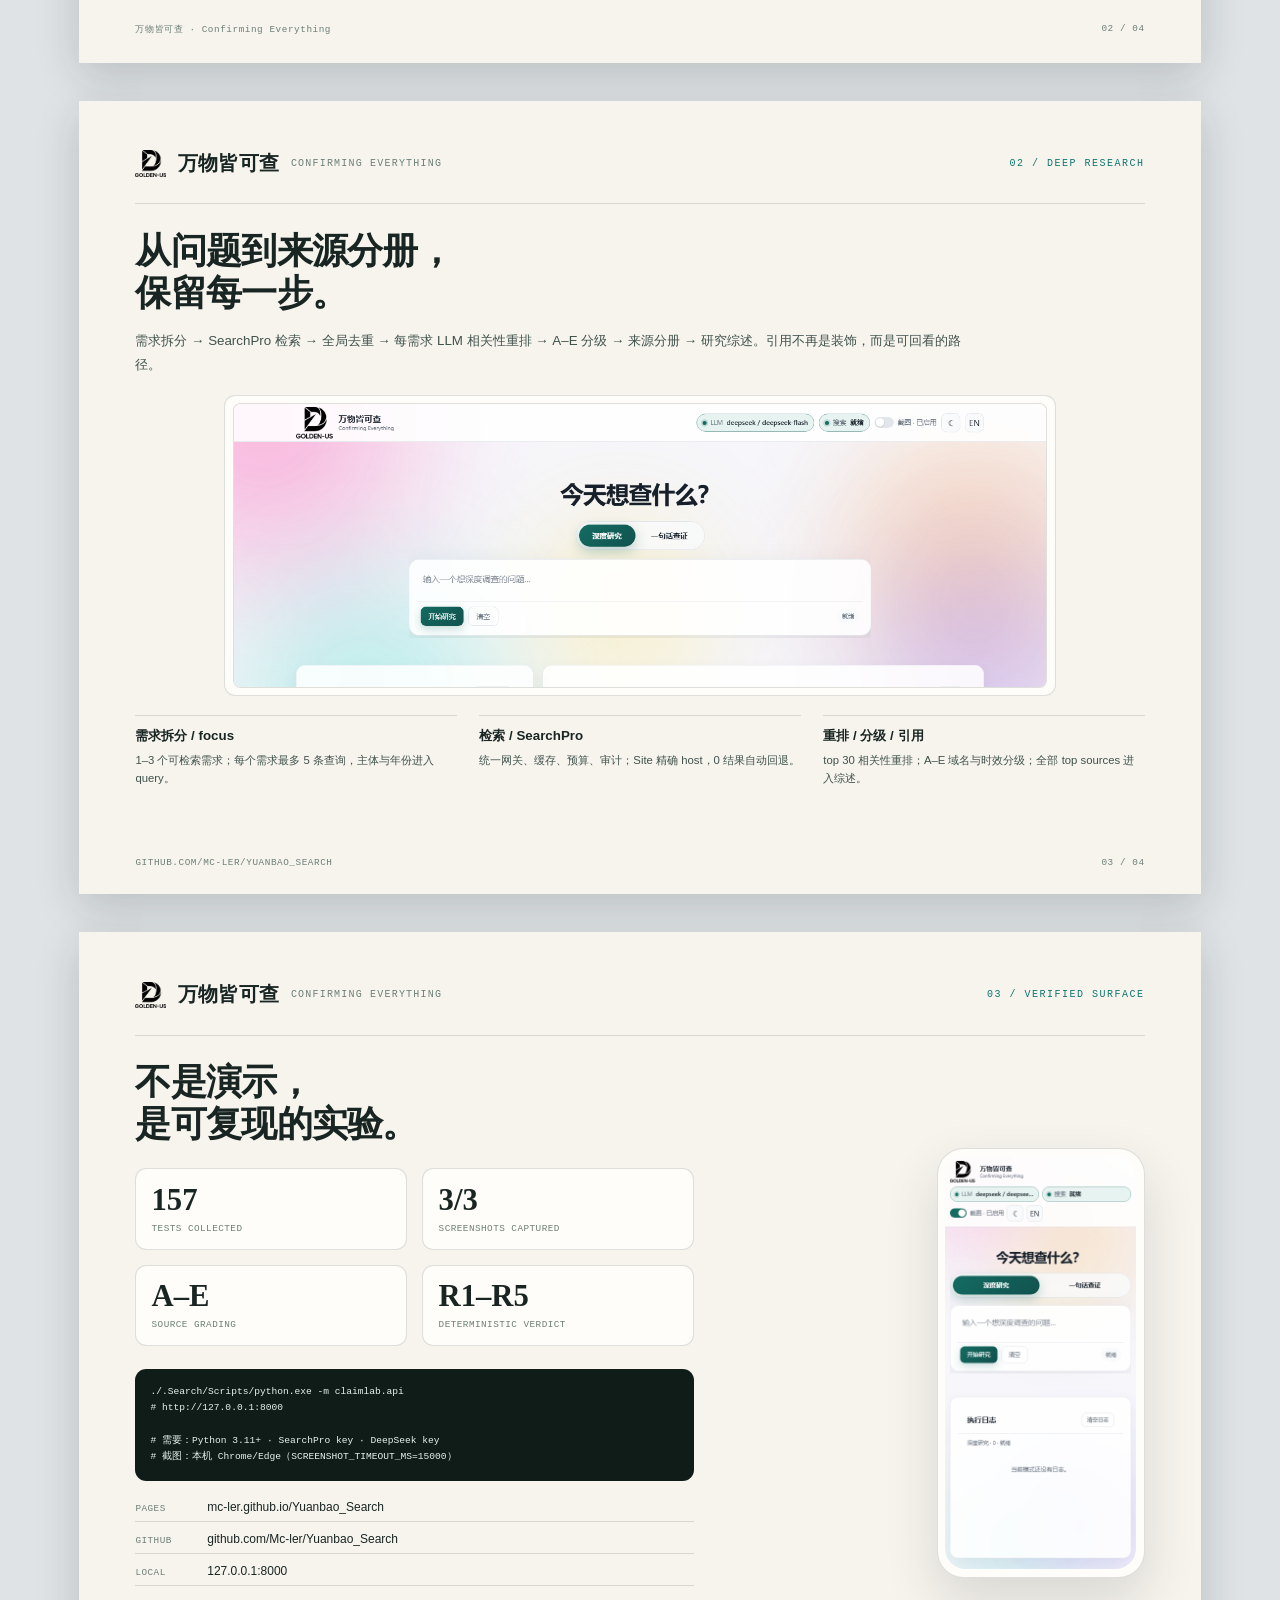
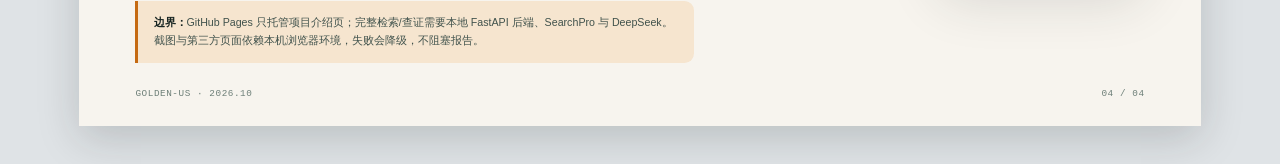
<file: docs/print.html>
<!doctype html>
<html lang="zh-CN">
<head>
<meta charset="utf-8">
<meta name="viewport" content="width=device-width, initial-scale=1">
<title>万物皆可查 · 项目介绍（打印版）</title>
<style>
  @page { size: A4 landscape; margin: 0; }
  :root {
    --ink: #182522;
    --ink-soft: #40524c;
    --muted: #6d7f78;
    --paper: #f7f4ee;
    --paper-2: #efe9df;
    --line: rgba(24,37,34,.14);
    --teal: #0f766e;
    --teal-soft: #d9ece7;
    --amber: #c56a12;
    --amber-soft: #f6e5cf;
    --display: "Songti SC", "STSong", "SimSun", "Noto Serif SC", serif;
    --sans: "Microsoft YaHei", "PingFang SC", "Segoe UI", sans-serif;
    --mono: "Cascadia Code", "Consolas", monospace;
  }
  * { box-sizing: border-box; }
  html, body { margin: 0; padding: 0; background: #dfe3e6; }
  body { font-family: var(--sans); color: var(--ink); -webkit-print-color-adjust: exact; print-color-adjust: exact; }
  .page {
    position: relative; width: 297mm; height: 210mm; overflow: hidden;
    background: var(--paper); page-break-after: always; break-after: page;
  }
  .page:last-child { page-break-after: auto; break-after: auto; }
  @media screen {
    body { display: grid; gap: 10mm; padding: 10mm; justify-content: center; }
    .page { box-shadow: 0 12px 40px rgba(20,30,26,.18); }
  }
  .page-dark { background: #07100d; }
  .cover { width: 100%; height: 100%; object-fit: contain; display: block; }
  .cover-footer {
    position: absolute; left: 16mm; right: 16mm; bottom: 8mm;
    display: flex; justify-content: space-between; gap: 20px;
    color: rgba(255,255,255,.62); font-family: var(--mono); font-size: 8pt; letter-spacing: .08em;
  }
  .pad { position: absolute; inset: 0; padding: 13mm 15mm 12mm; }
  .topbar { display: flex; justify-content: space-between; align-items: center; gap: 10mm; }
  .brandline { display: flex; align-items: center; gap: 3mm; }
  .brandline img { height: 7mm; width: auto; }
  .brandline strong { font-family: var(--display); font-size: 15pt; letter-spacing: .02em; }
  .brandline span { color: var(--muted); font-family: var(--mono); font-size: 7.5pt; letter-spacing: .12em; }
  .kicker { color: var(--teal); font-family: var(--mono); font-size: 7.5pt; letter-spacing: .15em; text-transform: uppercase; }
  .page-no { color: var(--muted); font-family: var(--mono); font-size: 8pt; letter-spacing: .12em; }
  .rule { height: 1px; background: var(--line); margin: 7mm 0; }
  h1 { margin: 0; font-family: var(--display); font-weight: 600; font-size: 32pt; line-height: 1.16; letter-spacing: -.02em; }
  h2 { margin: 0; font-family: var(--display); font-weight: 600; font-size: 22pt; line-height: 1.2; letter-spacing: -.01em; }
  p { margin: 0; color: var(--ink-soft); font-size: 10pt; line-height: 1.75; }
  .lead { color: var(--ink-soft); font-size: 11pt; line-height: 1.8; }
  .accent { color: var(--teal); }
  .mono { font-family: var(--mono); font-size: 8pt; letter-spacing: .04em; }
  .cols { display: grid; grid-template-columns: 1.05fr .95fr; gap: 12mm; align-items: center; height: calc(100% - 28mm); }
  .cols-wide { display: grid; grid-template-columns: 1.16fr .84fr; gap: 12mm; align-items: center; height: calc(100% - 28mm); }
  .points { display: grid; gap: 5mm; margin-top: 8mm; }
  .point { display: grid; grid-template-columns: 7mm 1fr; gap: 4mm; align-items: start; }
  .point b { display: inline-grid; place-items: center; width: 7mm; height: 7mm; border-radius: 50%; background: var(--teal-soft); color: var(--teal); font-family: var(--mono); font-size: 7pt; }
  .point h3 { margin: 0 0 1mm; font-size: 10.5pt; }
  .point p { font-size: 9pt; line-height: 1.65; }
  .shot-card { border: 1px solid var(--line); border-radius: 4mm; padding: 3mm; background: #fffdf9; box-shadow: 0 6mm 14mm rgba(32,45,40,.12); }
  .shot-card img { width: 100%; display: block; border-radius: 2.5mm; }
  .shot-card figcaption { display: flex; justify-content: space-between; gap: 4mm; margin-top: 2.5mm; color: var(--muted); font-family: var(--mono); font-size: 7pt; letter-spacing: .05em; }
  .frame { border: 1px solid var(--line); border-radius: 3mm; padding: 2mm; background: #fffdf9; }
  .frame img { display: block; width: 100%; border-radius: 2mm; }
  .research-page .frame { width: 220mm; margin: 5mm auto 0; }
  .research-page .feature-row { margin-top: 5mm; }
  .chips { display: flex; flex-wrap: wrap; gap: 2mm; margin-top: 5mm; }
  .chip { padding: 1.6mm 3mm; border-radius: 999px; background: var(--teal-soft); color: var(--teal); font-family: var(--mono); font-size: 7pt; letter-spacing: .02em; }
  .chip.amber { background: var(--amber-soft); color: var(--amber); }
  .feature-row { display: grid; grid-template-columns: repeat(3,1fr); gap: 6mm; margin-top: 7mm; }
  .feature { border-top: 1px solid var(--line); padding-top: 3mm; }
  .feature h3 { margin: 0 0 1.5mm; font-size: 10pt; }
  .feature p { font-size: 8.5pt; line-height: 1.6; }
  .quote { margin-top: 7mm; padding: 4mm 5mm; border-left: 1mm solid var(--teal); background: #fffdf9; border-radius: 0 3mm 3mm 0; }
  .quote p { font-family: var(--display); font-size: 12pt; color: var(--ink); line-height: 1.5; }
  .big-shot { width: 100%; display: block; border: 1px solid var(--line); border-radius: 3mm; background: #fffdf9; }
  .stat-grid { display: grid; grid-template-columns: 1fr 1fr; gap: 4mm; margin: 6mm 0; }
  .stat { padding: 4mm; border: 1px solid var(--line); border-radius: 3mm; background: #fffdf9; }
  .stat strong { display: block; font-family: var(--display); font-size: 23pt; line-height: 1; }
  .stat span { display: block; margin-top: 2mm; color: var(--muted); font-family: var(--mono); font-size: 7pt; letter-spacing: .05em; }
  pre { margin: 0; padding: 4mm; border-radius: 3mm; background: #101c18; color: #e7f2ed; font-family: var(--mono); font-size: 7.2pt; line-height: 1.7; white-space: pre-wrap; }
  .code-note { margin-top: 3mm; color: var(--muted); font-size: 8pt; line-height: 1.6; }
  .links { display: grid; gap: 2.5mm; margin-top: 5mm; }
  .link-row { display: flex; gap: 3mm; align-items: baseline; border-bottom: 1px solid var(--line); padding-bottom: 2mm; }
  .link-row span { width: 16mm; color: var(--muted); font-family: var(--mono); font-size: 7pt; letter-spacing: .05em; }
  .link-row b { font-size: 9pt; font-weight: 500; }
  .footer { position: absolute; left: 15mm; right: 15mm; bottom: 7mm; display: flex; justify-content: space-between; gap: 8mm; color: var(--muted); font-family: var(--mono); font-size: 7pt; letter-spacing: .06em; }
  .cover .footer { color: rgba(255,255,255,.6); }
  .fine { color: var(--muted); font-size: 8pt; line-height: 1.6; }
  .phone-wrap { display: flex; justify-content: flex-end; align-items: center; height: 100%; }
  .phone { width: 55mm; border: 1px solid var(--line); border-radius: 7mm; padding: 2mm; background: #fffdf9; box-shadow: 0 6mm 14mm rgba(32,45,40,.14); }
  .phone img { width: 100%; display: block; border-radius: 5.5mm; }
  .note-box { margin-top: 4mm; padding: 3.5mm 4mm; border-left: 1mm solid var(--amber); background: var(--amber-soft); border-radius: 0 2.5mm 2.5mm 0; color: var(--ink-soft); font-size: 8pt; line-height: 1.65; }
  .note-box b { color: var(--ink); }
  .print-btn {
    position: fixed; top: 8mm; right: 8mm; z-index: 50;
    padding: 2.5mm 4mm; border: 1px solid rgba(24,37,34,.2); border-radius: 999px;
    background: #fffdf9; color: #182522; font: 9pt/1 var(--sans); cursor: pointer;
    box-shadow: 0 2mm 8mm rgba(20,30,26,.18);
  }
  @media print { .print-btn { display: none !important; } }
</style>
</head>
<body>

<button class="print-btn" type="button" onclick="window.print()">打印 / 另存为 PDF</button>

<section class="page page-dark">
  <img class="cover" src="assets/cover.png" alt="有迹可循 · 万物皆可查 项目封面">
  <div class="cover-footer">
    <span>GOLDEN-US · GITHUB.COM/MC-LER/YUANBAO_SEARCH</span>
    <span>PROJECT OVERVIEW · 2026.10</span>
  </div>
</section>

<section class="page">
  <div class="pad">
    <div class="topbar">
      <div class="brandline"><img src="assets/logo-light.png" alt="GOLDEN-US"><strong>万物皆可查</strong><span>CONFIRMING EVERYTHING</span></div>
      <span class="kicker">01 / EVIDENCE CHAIN</span>
    </div>
    <div class="rule"></div>
    <div class="cols">
      <div>
        <h1 style="font-size:29pt">把一句话，<br>变成一条<span class="accent">可回看</span>的证据链。</h1>
        <p class="lead" style="margin-top:6mm">输入一个说法或问题，系统完成断言抽取、定向检索、来源分级与引用校验；结论、疑点、下一步都留在同一页。</p>
        <div class="points">
          <div class="point"><b>1</b><div><h3>先拆，再查</h3><p>把长句拆成可核验的独立断言；每个断言单独检索、单独判定，避免把整段话当成一个结论。</p></div></div>
          <div class="point"><b>2</b><div><h3>每条结论都有编号来源</h3><p>A–E 来源分级、5-gram 去重、quote 原文校验；没有来源支撑的句子明确写“无法确定”。</p></div></div>
          <div class="point"><b>3</b><div><h3>查不到，就说查不到</h3><p>不拿旧数据冒充当前，不用标题补全事实；证据不足时只给非约束性参考意见，不给假结论。</p></div></div>
        </div>
        <div class="chips"><span class="chip">R1–R5</span><span class="chip">quote check</span><span class="chip amber">no-result policy</span><span class="chip">A–E grading</span></div>
      </div>
      <figure class="shot-card" style="margin:0">
        <img src="assets/report-evidence.png" alt="一句话查证结论与证据来源">
        <figcaption><span>VERIFY / EVIDENCE</span><span>LIVE REPORT</span></figcaption>
      </figure>
    </div>
    <div class="footer"><span>万物皆可查 · Confirming Everything</span><span>02 / 04</span></div>
  </div>
</section>

<section class="page research-page">
  <div class="pad">
    <div class="topbar">
      <div class="brandline"><img src="assets/logo-light.png" alt="GOLDEN-US"><strong>万物皆可查</strong><span>CONFIRMING EVERYTHING</span></div>
      <span class="kicker">02 / DEEP RESEARCH</span>
    </div>
    <div class="rule"></div>
    <h1 style="font-size:27pt">从问题到来源分册，<br>保留每一步。</h1>
    <p style="margin-top:4mm;max-width:220mm">需求拆分 → SearchPro 检索 → 全局去重 → 每需求 LLM 相关性重排 → A–E 分级 → 来源分册 → 研究综述。引用不再是装饰，而是可回看的路径。</p>
    <div class="frame"><img class="big-shot" src="assets/desktop.png" alt="万物皆可查研究工作台"></div>
    <div class="feature-row">
      <div class="feature"><h3>需求拆分 / focus</h3><p>1–3 个可检索需求；每个需求最多 5 条查询，主体与年份进入 query。</p></div>
      <div class="feature"><h3>检索 / SearchPro</h3><p>统一网关、缓存、预算、审计；Site 精确 host，0 结果自动回退。</p></div>
      <div class="feature"><h3>重排 / 分级 / 引用</h3><p>top 30 相关性重排；A–E 域名与时效分级；全部 top sources 进入综述。</p></div>
    </div>
    <div class="footer"><span>GITHUB.COM/MC-LER/YUANBAO_SEARCH</span><span>03 / 04</span></div>
  </div>
</section>

<section class="page">
  <div class="pad">
    <div class="topbar">
      <div class="brandline"><img src="assets/logo-light.png" alt="GOLDEN-US"><strong>万物皆可查</strong><span>CONFIRMING EVERYTHING</span></div>
      <span class="kicker">03 / VERIFIED SURFACE</span>
    </div>
    <div class="rule"></div>
    <div class="cols-wide">
      <div>
        <h1 style="font-size:27pt">不是演示，<br>是可复现的实验。</h1>
        <div class="stat-grid">
          <div class="stat"><strong>157</strong><span>TESTS COLLECTED</span></div>
          <div class="stat"><strong>3/3</strong><span>SCREENSHOTS CAPTURED</span></div>
          <div class="stat"><strong>A–E</strong><span>SOURCE GRADING</span></div>
          <div class="stat"><strong>R1–R5</strong><span>DETERMINISTIC VERDICT</span></div>
        </div>
        <pre>./.Search/Scripts/python.exe -m claimlab.api
# http://127.0.0.1:8000

# 需要：Python 3.11+ · SearchPro key · DeepSeek key
# 截图：本机 Chrome/Edge（SCREENSHOT_TIMEOUT_MS=15000）</pre>
        <div class="links">
          <div class="link-row"><span>PAGES</span><b>mc-ler.github.io/Yuanbao_Search</b></div>
          <div class="link-row"><span>GITHUB</span><b>github.com/Mc-ler/Yuanbao_Search</b></div>
          <div class="link-row"><span>LOCAL</span><b>127.0.0.1:8000</b></div>
        </div>
        <div class="note-box"><b>边界：</b>GitHub Pages 只托管项目介绍页；完整检索/查证需要本地 FastAPI 后端、SearchPro 与 DeepSeek。截图与第三方页面依赖本机浏览器环境，失败会降级，不阻塞报告。</div>
      </div>
      <div class="phone-wrap">
        <div class="phone"><img src="assets/mobile.png" alt="万物皆可查移动端"></div>
      </div>
    </div>
    <div class="footer"><span>GOLDEN-US · 2026.10</span><span>04 / 04</span></div>
  </div>
</section>

</body>
</html>
</file>
